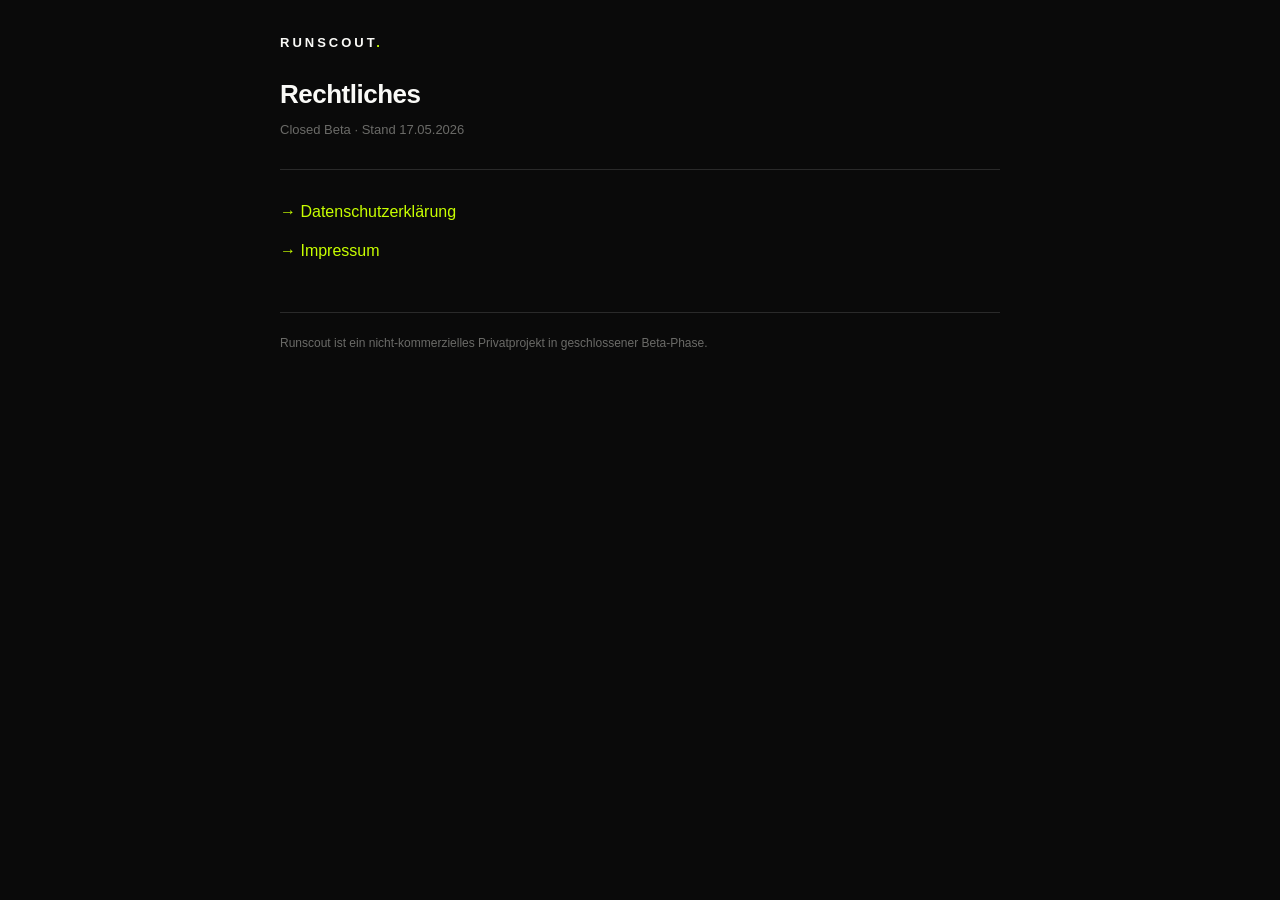
<file: index.html>
<!DOCTYPE html>
<html lang="de">
<head>
<meta charset="UTF-8" />
<meta name="viewport" content="width=device-width, initial-scale=1" />
<meta name="robots" content="noindex" />
<title>Runscout — Rechtliches</title>
<link rel="stylesheet" href="styles.css" />
</head>
<body>
<div class="wrap">
  <div class="brand">RUNSCOUT<span class="dot">.</span></div>
  <h1>Rechtliches</h1>
  <p class="meta">Closed Beta · Stand 17.05.2026</p>
  <hr />
  <p><a href="privacy.html">→ Datenschutzerklärung</a></p>
  <p><a href="impressum.html">→ Impressum</a></p>
  <div class="footer">
    Runscout ist ein nicht-kommerzielles Privatprojekt in geschlossener Beta-Phase.
  </div>
</div>
</body>
</html>
</file>
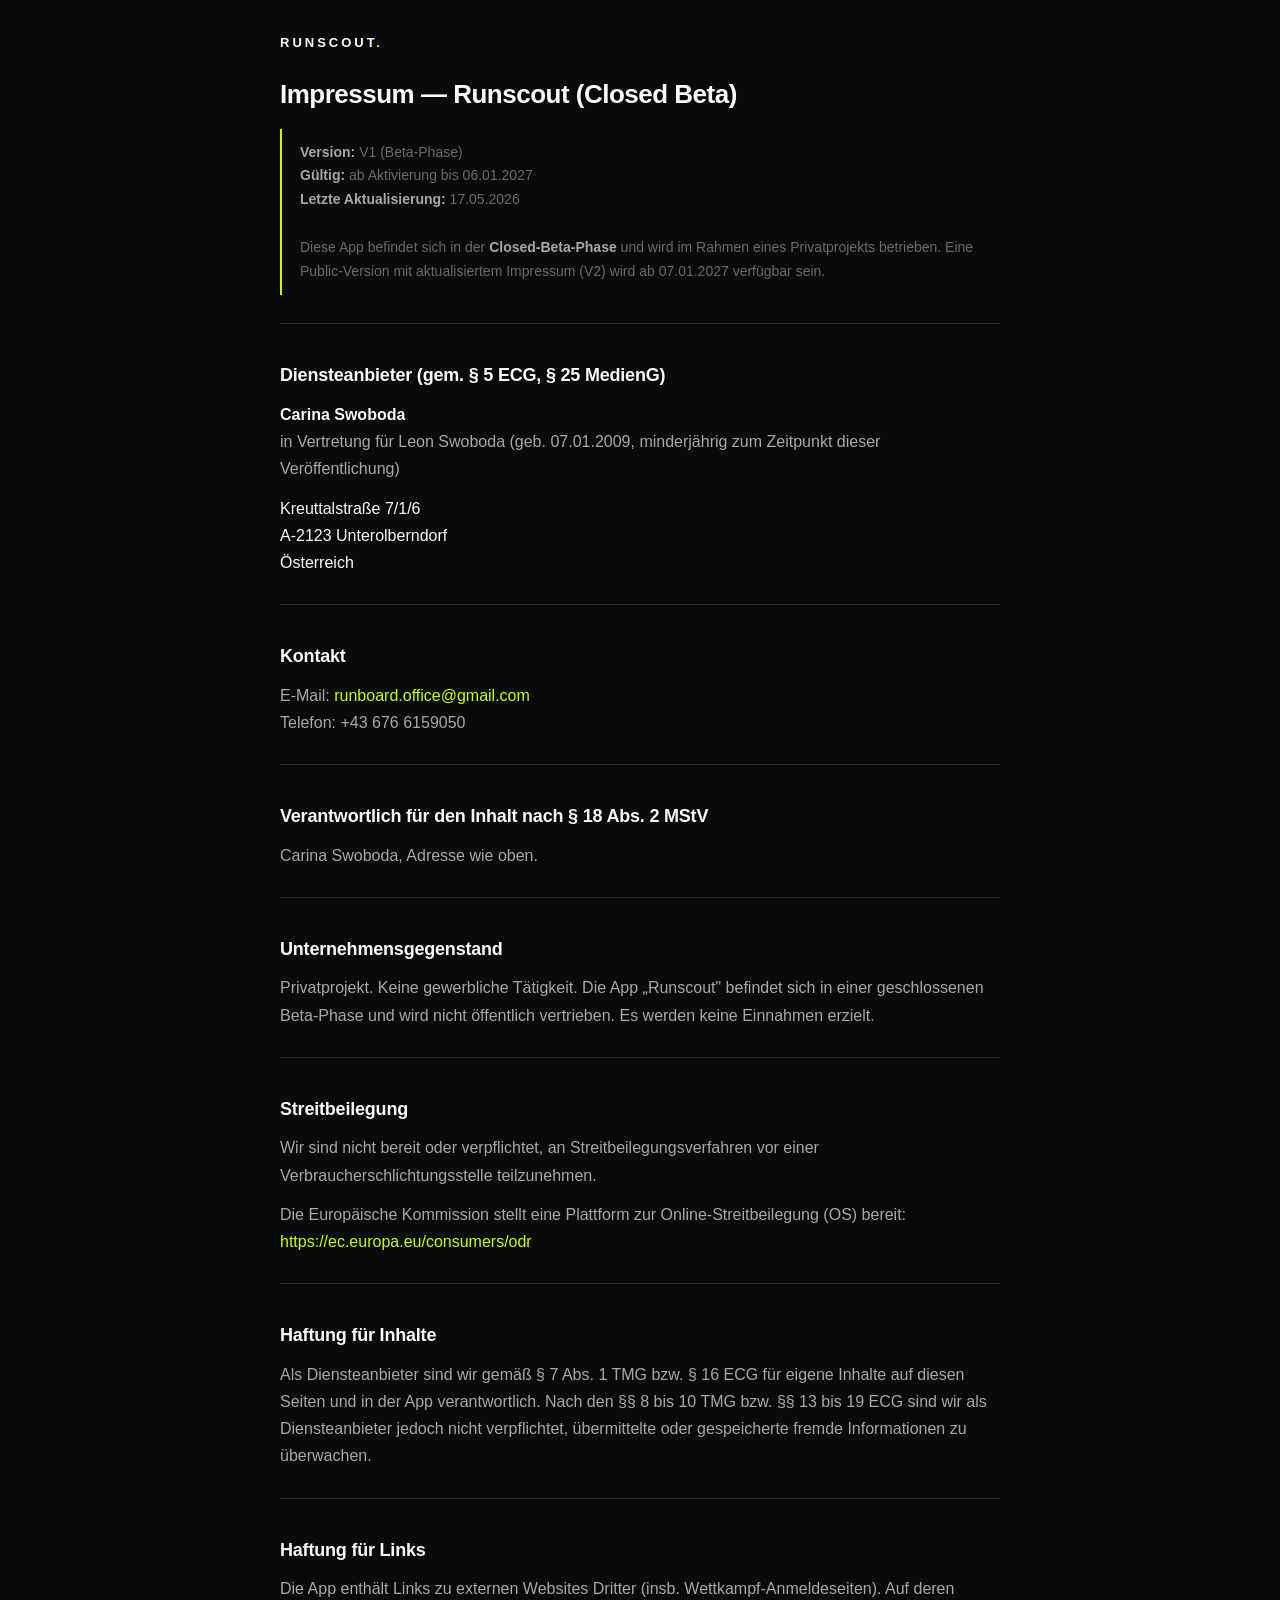
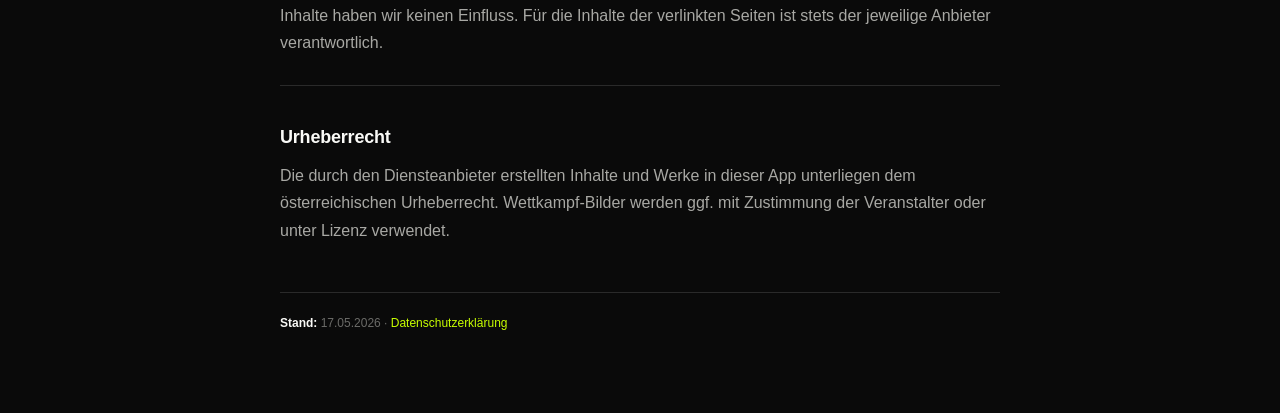
<file: impressum.html>
<!DOCTYPE html>
<html lang="de">
<head>
<meta charset="UTF-8" />
<meta name="viewport" content="width=device-width, initial-scale=1" />
<meta name="robots" content="noindex" />
<title>Impressum — Runscout</title>
<link rel="stylesheet" href="styles.css" />
</head>
<body>
<div class="wrap">
  <div class="brand">RUNSCOUT<span class="dot">.</span></div>
  <h1>Impressum — Runscout (Closed Beta)</h1>

  <blockquote>
    <strong>Version:</strong> V1 (Beta-Phase)<br />
    <strong>Gültig:</strong> ab Aktivierung bis 06.01.2027<br />
    <strong>Letzte Aktualisierung:</strong> 17.05.2026<br /><br />
    Diese App befindet sich in der <strong>Closed-Beta-Phase</strong> und wird im Rahmen
    eines Privatprojekts betrieben. Eine Public-Version mit aktualisiertem Impressum (V2)
    wird ab 07.01.2027 verfügbar sein.
  </blockquote>

  <hr />

  <h2>Diensteanbieter (gem. § 5 ECG, § 25 MedienG)</h2>
  <p>
    <strong>Carina Swoboda</strong><br />
    in Vertretung für Leon Swoboda (geb. 07.01.2009, minderjährig zum Zeitpunkt dieser Veröffentlichung)
  </p>
  <p class="addr">
    Kreuttalstraße 7/1/6<br />
    A-2123 Unterolberndorf<br />
    Österreich
  </p>

  <hr />

  <h2>Kontakt</h2>
  <p>
    E-Mail: <a href="mailto:runboard.office@gmail.com">runboard.office@gmail.com</a><br />
    Telefon: +43 676 6159050
  </p>

  <hr />

  <h2>Verantwortlich für den Inhalt nach § 18 Abs. 2 MStV</h2>
  <p>Carina Swoboda, Adresse wie oben.</p>

  <hr />

  <h2>Unternehmensgegenstand</h2>
  <p>
    Privatprojekt. Keine gewerbliche Tätigkeit. Die App „Runscout" befindet sich in einer
    geschlossenen Beta-Phase und wird nicht öffentlich vertrieben. Es werden keine Einnahmen erzielt.
  </p>

  <hr />

  <h2>Streitbeilegung</h2>
  <p>
    Wir sind nicht bereit oder verpflichtet, an Streitbeilegungsverfahren vor einer
    Verbraucherschlichtungsstelle teilzunehmen.
  </p>
  <p>
    Die Europäische Kommission stellt eine Plattform zur Online-Streitbeilegung (OS) bereit:
    <a href="https://ec.europa.eu/consumers/odr" target="_blank" rel="noopener">https://ec.europa.eu/consumers/odr</a>
  </p>

  <hr />

  <h2>Haftung für Inhalte</h2>
  <p>
    Als Diensteanbieter sind wir gemäß § 7 Abs. 1 TMG bzw. § 16 ECG für eigene Inhalte auf
    diesen Seiten und in der App verantwortlich. Nach den §§ 8 bis 10 TMG bzw. §§ 13 bis 19 ECG
    sind wir als Diensteanbieter jedoch nicht verpflichtet, übermittelte oder gespeicherte
    fremde Informationen zu überwachen.
  </p>

  <hr />

  <h2>Haftung für Links</h2>
  <p>
    Die App enthält Links zu externen Websites Dritter (insb. Wettkampf-Anmeldeseiten).
    Auf deren Inhalte haben wir keinen Einfluss. Für die Inhalte der verlinkten Seiten ist
    stets der jeweilige Anbieter verantwortlich.
  </p>

  <hr />

  <h2>Urheberrecht</h2>
  <p>
    Die durch den Diensteanbieter erstellten Inhalte und Werke in dieser App unterliegen dem
    österreichischen Urheberrecht. Wettkampf-Bilder werden ggf. mit Zustimmung der Veranstalter
    oder unter Lizenz verwendet.
  </p>

  <div class="footer">
    <strong>Stand:</strong> 17.05.2026 ·
    <a href="privacy.html">Datenschutzerklärung</a>
  </div>
</div>
</body>
</html>
</file>
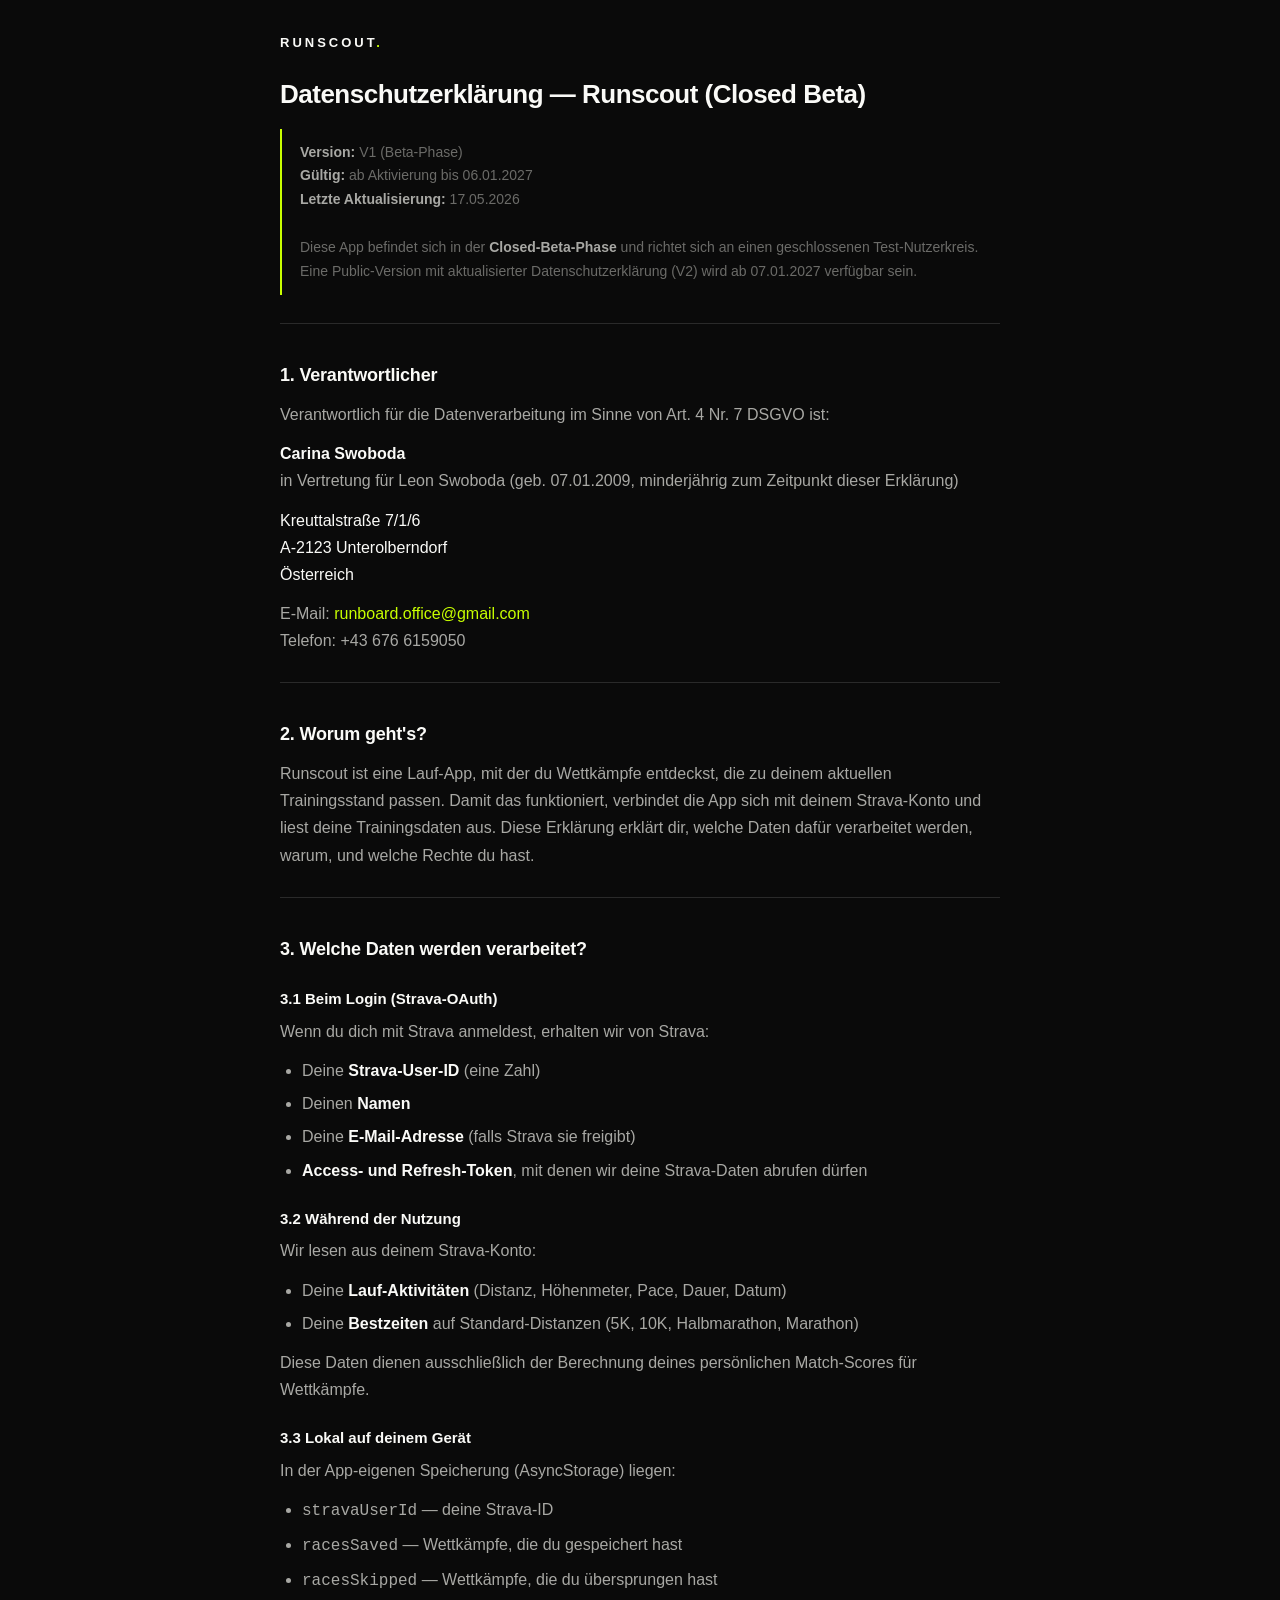
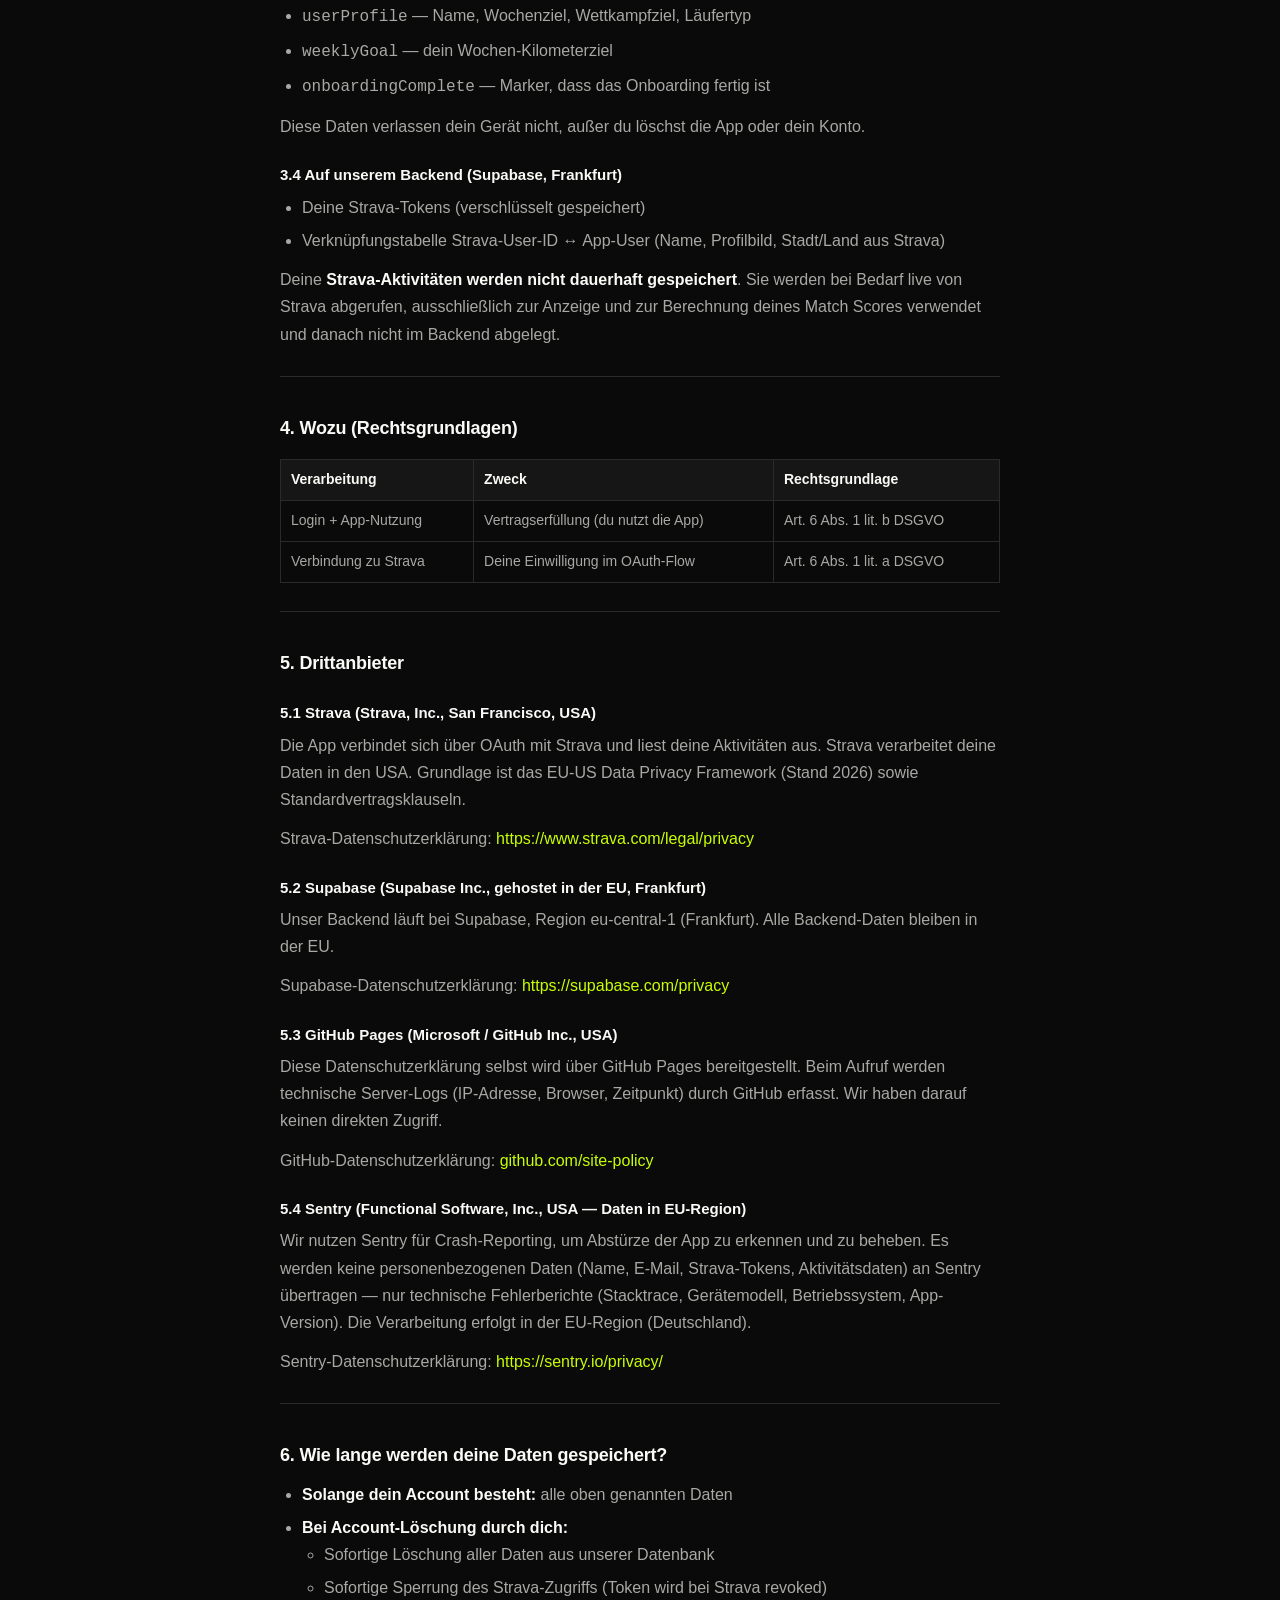
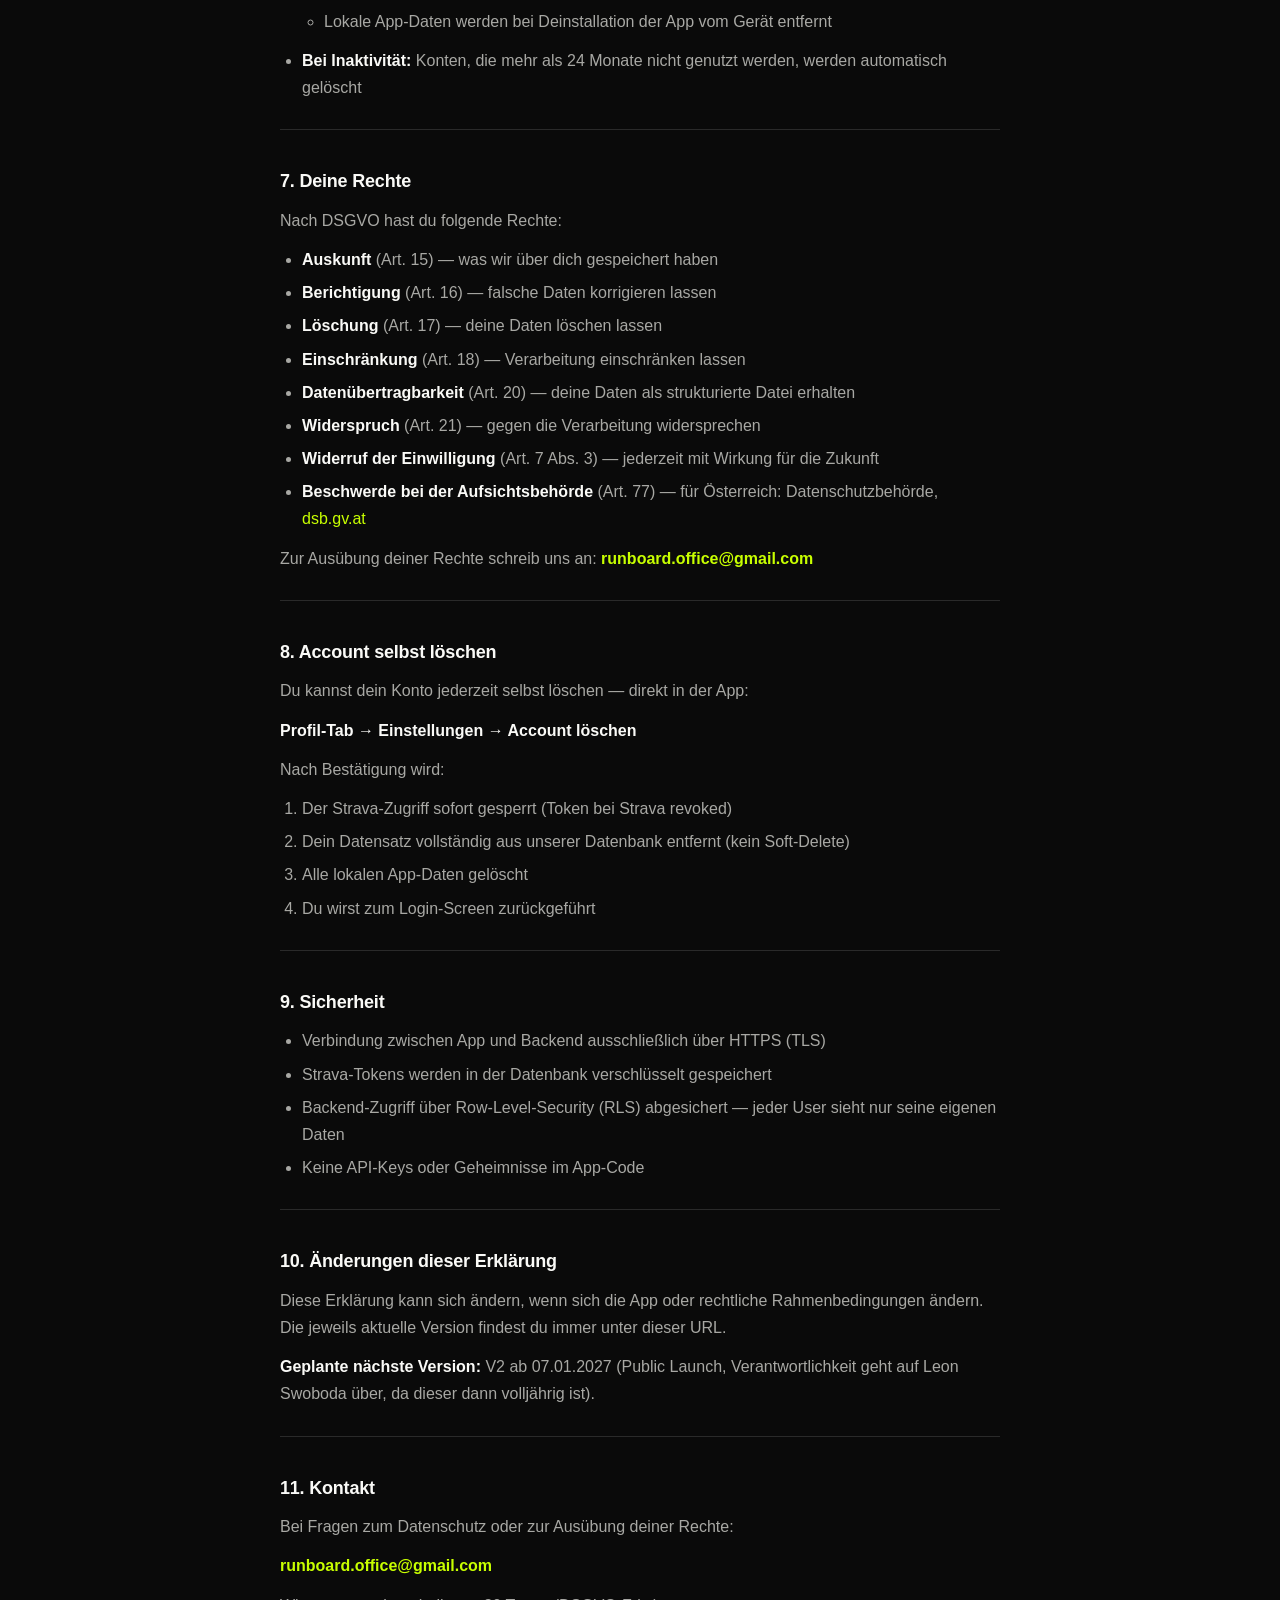
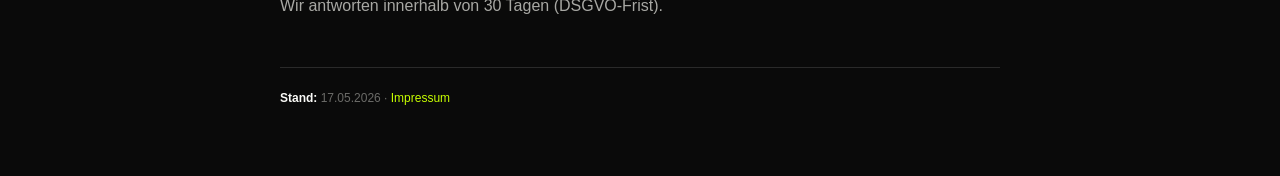
<file: privacy.html>
<!DOCTYPE html>
<html lang="de">
<head>
<meta charset="UTF-8" />
<meta name="viewport" content="width=device-width, initial-scale=1" />
<meta name="robots" content="noindex" />
<title>Datenschutzerklärung — Runscout</title>
<link rel="stylesheet" href="styles.css" />
</head>
<body>
<div class="wrap">
  <div class="brand">RUNSCOUT<span class="dot">.</span></div>
  <h1>Datenschutzerklärung — Runscout (Closed Beta)</h1>

  <blockquote>
    <strong>Version:</strong> V1 (Beta-Phase)<br />
    <strong>Gültig:</strong> ab Aktivierung bis 06.01.2027<br />
    <strong>Letzte Aktualisierung:</strong> 17.05.2026<br /><br />
    Diese App befindet sich in der <strong>Closed-Beta-Phase</strong> und richtet sich an einen
    geschlossenen Test-Nutzerkreis. Eine Public-Version mit aktualisierter Datenschutzerklärung
    (V2) wird ab 07.01.2027 verfügbar sein.
  </blockquote>

  <hr />

  <h2>1. Verantwortlicher</h2>
  <p>Verantwortlich für die Datenverarbeitung im Sinne von Art. 4 Nr. 7 DSGVO ist:</p>
  <p>
    <strong>Carina Swoboda</strong><br />
    in Vertretung für Leon Swoboda (geb. 07.01.2009, minderjährig zum Zeitpunkt dieser Erklärung)
  </p>
  <p class="addr">
    Kreuttalstraße 7/1/6<br />
    A-2123 Unterolberndorf<br />
    Österreich
  </p>
  <p>
    E-Mail: <a href="mailto:runboard.office@gmail.com">runboard.office@gmail.com</a><br />
    Telefon: +43 676 6159050
  </p>

  <hr />

  <h2>2. Worum geht's?</h2>
  <p>
    Runscout ist eine Lauf-App, mit der du Wettkämpfe entdeckst, die zu deinem aktuellen
    Trainingsstand passen. Damit das funktioniert, verbindet die App sich mit deinem
    Strava-Konto und liest deine Trainingsdaten aus. Diese Erklärung erklärt dir, welche
    Daten dafür verarbeitet werden, warum, und welche Rechte du hast.
  </p>

  <hr />

  <h2>3. Welche Daten werden verarbeitet?</h2>

  <h3>3.1 Beim Login (Strava-OAuth)</h3>
  <p>Wenn du dich mit Strava anmeldest, erhalten wir von Strava:</p>
  <ul>
    <li>Deine <strong>Strava-User-ID</strong> (eine Zahl)</li>
    <li>Deinen <strong>Namen</strong></li>
    <li>Deine <strong>E-Mail-Adresse</strong> (falls Strava sie freigibt)</li>
    <li><strong>Access- und Refresh-Token</strong>, mit denen wir deine Strava-Daten abrufen dürfen</li>
  </ul>

  <h3>3.2 Während der Nutzung</h3>
  <p>Wir lesen aus deinem Strava-Konto:</p>
  <ul>
    <li>Deine <strong>Lauf-Aktivitäten</strong> (Distanz, Höhenmeter, Pace, Dauer, Datum)</li>
    <li>Deine <strong>Bestzeiten</strong> auf Standard-Distanzen (5K, 10K, Halbmarathon, Marathon)</li>
  </ul>
  <p>Diese Daten dienen ausschließlich der Berechnung deines persönlichen Match-Scores für Wettkämpfe.</p>

  <h3>3.3 Lokal auf deinem Gerät</h3>
  <p>In der App-eigenen Speicherung (AsyncStorage) liegen:</p>
  <ul>
    <li><code>stravaUserId</code> — deine Strava-ID</li>
    <li><code>racesSaved</code> — Wettkämpfe, die du gespeichert hast</li>
    <li><code>racesSkipped</code> — Wettkämpfe, die du übersprungen hast</li>
    <li><code>userProfile</code> — Name, Wochenziel, Wettkampfziel, Läufertyp</li>
    <li><code>weeklyGoal</code> — dein Wochen-Kilometerziel</li>
    <li><code>onboardingComplete</code> — Marker, dass das Onboarding fertig ist</li>
  </ul>
  <p>Diese Daten verlassen dein Gerät nicht, außer du löschst die App oder dein Konto.</p>

  <h3>3.4 Auf unserem Backend (Supabase, Frankfurt)</h3>
  <ul>
    <li>Deine Strava-Tokens (verschlüsselt gespeichert)</li>
    <li>Verknüpfungstabelle Strava-User-ID ↔ App-User (Name, Profilbild, Stadt/Land aus Strava)</li>
  </ul>
  <p>Deine <strong>Strava-Aktivitäten werden nicht dauerhaft gespeichert</strong>. Sie werden bei Bedarf live von Strava abgerufen, ausschließlich zur Anzeige und zur Berechnung deines Match Scores verwendet und danach nicht im Backend abgelegt.</p>

  <hr />

  <h2>4. Wozu (Rechtsgrundlagen)</h2>
  <table>
    <thead>
      <tr><th>Verarbeitung</th><th>Zweck</th><th>Rechtsgrundlage</th></tr>
    </thead>
    <tbody>
      <tr><td>Login + App-Nutzung</td><td>Vertragserfüllung (du nutzt die App)</td><td>Art. 6 Abs. 1 lit. b DSGVO</td></tr>
      <tr><td>Verbindung zu Strava</td><td>Deine Einwilligung im OAuth-Flow</td><td>Art. 6 Abs. 1 lit. a DSGVO</td></tr>
    </tbody>
  </table>

  <hr />

  <h2>5. Drittanbieter</h2>

  <h3>5.1 Strava (Strava, Inc., San Francisco, USA)</h3>
  <p>
    Die App verbindet sich über OAuth mit Strava und liest deine Aktivitäten aus. Strava
    verarbeitet deine Daten in den USA. Grundlage ist das EU-US Data Privacy Framework
    (Stand 2026) sowie Standardvertragsklauseln.
  </p>
  <p>Strava-Datenschutzerklärung: <a href="https://www.strava.com/legal/privacy" target="_blank" rel="noopener">https://www.strava.com/legal/privacy</a></p>

  <h3>5.2 Supabase (Supabase Inc., gehostet in der EU, Frankfurt)</h3>
  <p>Unser Backend läuft bei Supabase, Region eu-central-1 (Frankfurt). Alle Backend-Daten bleiben in der EU.</p>
  <p>Supabase-Datenschutzerklärung: <a href="https://supabase.com/privacy" target="_blank" rel="noopener">https://supabase.com/privacy</a></p>

  <h3>5.3 GitHub Pages (Microsoft / GitHub Inc., USA)</h3>
  <p>
    Diese Datenschutzerklärung selbst wird über GitHub Pages bereitgestellt. Beim Aufruf werden
    technische Server-Logs (IP-Adresse, Browser, Zeitpunkt) durch GitHub erfasst. Wir haben
    darauf keinen direkten Zugriff.
  </p>
  <p>GitHub-Datenschutzerklärung: <a href="https://docs.github.com/en/site-policy/privacy-policies/github-general-privacy-statement" target="_blank" rel="noopener">github.com/site-policy</a></p>

  <h3>5.4 Sentry (Functional Software, Inc., USA — Daten in EU-Region)</h3>
  <p>
    Wir nutzen Sentry für Crash-Reporting, um Abstürze der App zu erkennen und zu beheben.
    Es werden keine personenbezogenen Daten (Name, E-Mail, Strava-Tokens, Aktivitätsdaten) an
    Sentry übertragen — nur technische Fehlerberichte (Stacktrace, Gerätemodell, Betriebssystem,
    App-Version). Die Verarbeitung erfolgt in der EU-Region (Deutschland).
  </p>
  <p>Sentry-Datenschutzerklärung: <a href="https://sentry.io/privacy/" target="_blank" rel="noopener">https://sentry.io/privacy/</a></p>

  <hr />

  <h2>6. Wie lange werden deine Daten gespeichert?</h2>
  <ul>
    <li><strong>Solange dein Account besteht:</strong> alle oben genannten Daten</li>
    <li><strong>Bei Account-Löschung durch dich:</strong>
      <ul>
        <li>Sofortige Löschung aller Daten aus unserer Datenbank</li>
        <li>Sofortige Sperrung des Strava-Zugriffs (Token wird bei Strava revoked)</li>
        <li>Lokale App-Daten werden bei Deinstallation der App vom Gerät entfernt</li>
      </ul>
    </li>
    <li><strong>Bei Inaktivität:</strong> Konten, die mehr als 24 Monate nicht genutzt werden, werden automatisch gelöscht</li>
  </ul>

  <hr />

  <h2>7. Deine Rechte</h2>
  <p>Nach DSGVO hast du folgende Rechte:</p>
  <ul>
    <li><strong>Auskunft</strong> (Art. 15) — was wir über dich gespeichert haben</li>
    <li><strong>Berichtigung</strong> (Art. 16) — falsche Daten korrigieren lassen</li>
    <li><strong>Löschung</strong> (Art. 17) — deine Daten löschen lassen</li>
    <li><strong>Einschränkung</strong> (Art. 18) — Verarbeitung einschränken lassen</li>
    <li><strong>Datenübertragbarkeit</strong> (Art. 20) — deine Daten als strukturierte Datei erhalten</li>
    <li><strong>Widerspruch</strong> (Art. 21) — gegen die Verarbeitung widersprechen</li>
    <li><strong>Widerruf der Einwilligung</strong> (Art. 7 Abs. 3) — jederzeit mit Wirkung für die Zukunft</li>
    <li><strong>Beschwerde bei der Aufsichtsbehörde</strong> (Art. 77) — für Österreich: Datenschutzbehörde, <a href="https://www.dsb.gv.at" target="_blank" rel="noopener">dsb.gv.at</a></li>
  </ul>
  <p>Zur Ausübung deiner Rechte schreib uns an: <strong><a href="mailto:runboard.office@gmail.com">runboard.office@gmail.com</a></strong></p>

  <hr />

  <h2>8. Account selbst löschen</h2>
  <p>Du kannst dein Konto jederzeit selbst löschen — direkt in der App:</p>
  <p><strong>Profil-Tab → Einstellungen → Account löschen</strong></p>
  <p>Nach Bestätigung wird:</p>
  <ol>
    <li>Der Strava-Zugriff sofort gesperrt (Token bei Strava revoked)</li>
    <li>Dein Datensatz vollständig aus unserer Datenbank entfernt (kein Soft-Delete)</li>
    <li>Alle lokalen App-Daten gelöscht</li>
    <li>Du wirst zum Login-Screen zurückgeführt</li>
  </ol>

  <hr />

  <h2>9. Sicherheit</h2>
  <ul>
    <li>Verbindung zwischen App und Backend ausschließlich über HTTPS (TLS)</li>
    <li>Strava-Tokens werden in der Datenbank verschlüsselt gespeichert</li>
    <li>Backend-Zugriff über Row-Level-Security (RLS) abgesichert — jeder User sieht nur seine eigenen Daten</li>
    <li>Keine API-Keys oder Geheimnisse im App-Code</li>
  </ul>

  <hr />

  <h2>10. Änderungen dieser Erklärung</h2>
  <p>
    Diese Erklärung kann sich ändern, wenn sich die App oder rechtliche Rahmenbedingungen
    ändern. Die jeweils aktuelle Version findest du immer unter dieser URL.
  </p>
  <p>
    <strong>Geplante nächste Version:</strong> V2 ab 07.01.2027 (Public Launch,
    Verantwortlichkeit geht auf Leon Swoboda über, da dieser dann volljährig ist).
  </p>

  <hr />

  <h2>11. Kontakt</h2>
  <p>Bei Fragen zum Datenschutz oder zur Ausübung deiner Rechte:</p>
  <p><strong><a href="mailto:runboard.office@gmail.com">runboard.office@gmail.com</a></strong></p>
  <p>Wir antworten innerhalb von 30 Tagen (DSGVO-Frist).</p>

  <div class="footer">
    <strong>Stand:</strong> 17.05.2026 ·
    <a href="impressum.html">Impressum</a>
  </div>
</div>
</body>
</html>
</file>
<file: styles.css>
/* Runscout Legal — Porsche-Minimal, auf Lesbarkeit optimiert */
:root {
  --night: #0A0A0A;
  --paper: #FAFAF7;
  --graphite: #161616;
  --lime: #C8FF00;
  --dust: #6B6B68;
  --line: #2A2A2A;
  --fog: #A8A8A4;
}
* { box-sizing: border-box; margin: 0; padding: 0; }
html { -webkit-text-size-adjust: 100%; }
body {
  background: var(--night);
  color: var(--fog);
  font-family: -apple-system, BlinkMacSystemFont, "Segoe UI", Roboto, Helvetica, Arial, sans-serif;
  line-height: 1.7;
  font-size: 16px;
  padding: 32px 20px 80px;
}
.wrap { max-width: 720px; margin: 0 auto; }
.brand {
  font-weight: 800;
  letter-spacing: 3px;
  font-size: 13px;
  color: var(--paper);
  text-transform: uppercase;
  margin-bottom: 4px;
}
.brand .dot { color: var(--lime); }
h1 {
  color: var(--paper);
  font-size: 26px;
  font-weight: 800;
  letter-spacing: -0.5px;
  margin: 24px 0 8px;
  line-height: 1.25;
}
h2 {
  color: var(--paper);
  font-size: 18px;
  font-weight: 700;
  margin: 36px 0 10px;
  letter-spacing: -0.2px;
}
h3 {
  color: var(--paper);
  font-size: 15px;
  font-weight: 700;
  margin: 22px 0 6px;
}
p, li { margin-bottom: 12px; }
ul, ol { margin: 0 0 12px 22px; }
li { margin-bottom: 6px; }
strong { color: var(--paper); font-weight: 700; }
a { color: var(--lime); text-decoration: none; word-break: break-word; }
a:hover { text-decoration: underline; }
hr { border: 0; border-top: 1px solid var(--line); margin: 28px 0; }
blockquote {
  border-left: 2px solid var(--lime);
  padding: 12px 0 12px 18px;
  margin: 18px 0;
  color: var(--dust);
  font-size: 14px;
}
blockquote strong { color: var(--fog); }
table {
  width: 100%;
  border-collapse: collapse;
  margin: 16px 0;
  font-size: 14px;
}
th, td {
  border: 1px solid var(--line);
  padding: 8px 10px;
  text-align: left;
  vertical-align: top;
}
th { color: var(--paper); background: var(--graphite); font-weight: 700; }
.addr { color: var(--paper); }
.meta { color: var(--dust); font-size: 13px; }
.backlink {
  display: inline-block;
  margin-top: 40px;
  font-size: 12px;
  letter-spacing: 2px;
  text-transform: uppercase;
  font-weight: 700;
  color: var(--dust);
}
.footer {
  margin-top: 48px;
  padding-top: 20px;
  border-top: 1px solid var(--line);
  font-size: 12px;
  color: var(--dust);
}
</file>
